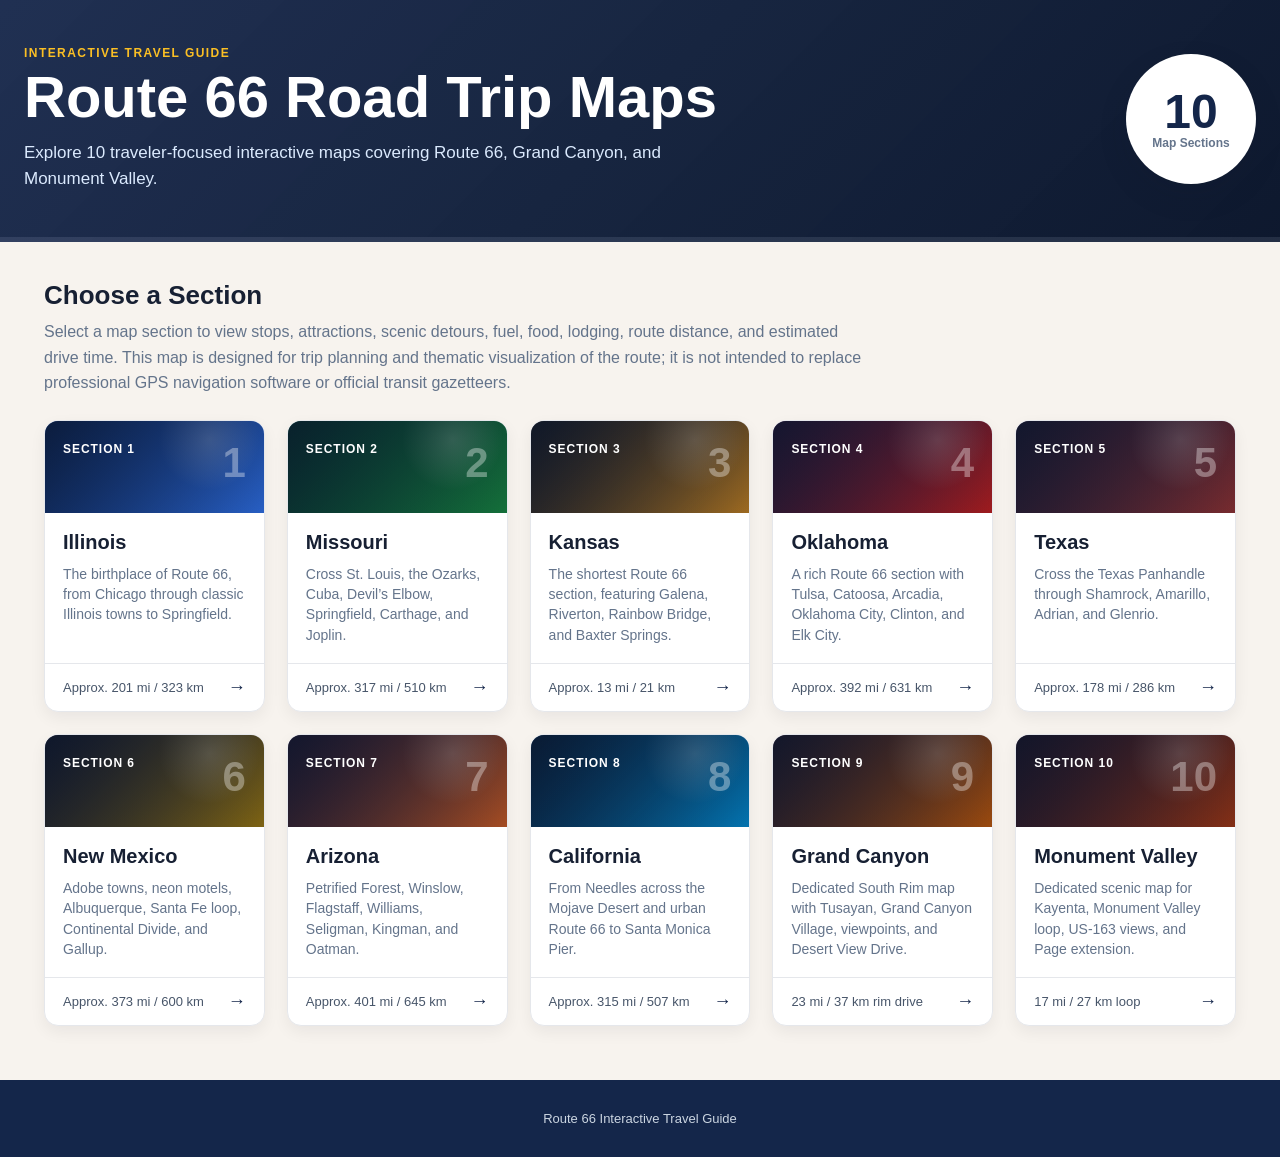
<file: index.html>
<!DOCTYPE html>
<html lang="en">
<head>
  <meta charset="UTF-8" />
  <meta name="viewport" content="width=device-width, initial-scale=1.0" />

  <title>Route 66 Interactive Travel Guide</title>

  <link rel="icon" type="image/png" href="shared/icons/favicon.png">

  <link rel="stylesheet" href="shared/common.css" />

</head>

<body data-page="home">

  <header class="site-header">
    <div class="header-inner">
      <div>
        <p class="eyebrow">Interactive Travel Guide</p>
        <h1>Route 66 Road Trip Maps</h1>
        <p class="header-text">
          Explore 10 traveler-focused interactive maps covering Route 66, Grand Canyon, and Monument Valley.
        </p>
      </div>

      <div class="header-badge">
        <span>10</span>
        <small>Map Sections</small>
      </div>
    </div>
  </header>

  <main class="landing-wrapper">

    <section class="intro-section">
      <h2>Choose a Section</h2>
      <p>
        Select a map section to view stops, attractions, scenic detours, fuel, food, lodging, route distance, and estimated drive time. This map is designed for trip planning and thematic visualization of the route; it is not intended to replace professional GPS navigation software or official transit gazetteers.
      </p>
    </section>

    <section class="section-grid" id="sectionGrid">
      <!-- Cards are generated from shared/common.js -->
    </section>

  </main>

  <footer class="site-footer">
    <p>Route 66 Interactive Travel Guide</p>
  </footer>

  <script src="shared/common.js"></script>
</body>
</html>
</file>
<file: shared/common.css>
:root {
  --navy: #14264a;
  --navy-dark: #0d1a33;
  --text: #172033;
  --muted: #64748b;
  --border: #e5e7eb;
  --bg: #f7f3ee;
  --card: #ffffff;
  --shadow: 0 12px 30px rgba(15, 23, 42, 0.12);
  --radius: 14px;
}

* {
  box-sizing: border-box;
}

html,
body {
  margin: 0;
  min-height: 100%;
  font-family: Arial, Helvetica, sans-serif;
  color: var(--text);
  background: var(--bg);
}

a {
  color: inherit;
  text-decoration: none;
}

/* Header */

.site-header {
  background:
    linear-gradient(135deg, rgba(20, 38, 74, 0.95), rgba(9, 20, 42, 0.98)),
    radial-gradient(circle at top right, rgba(255, 255, 255, 0.18), transparent 30%);
  color: #ffffff;
  padding: 46px 24px;
  border-bottom: 5px solid rgba(255, 255, 255, 0.08);
}

.header-inner {
  max-width: 1240px;
  margin: 0 auto;
  display: flex;
  justify-content: space-between;
  gap: 24px;
  align-items: center;
}

.eyebrow {
  margin: 0 0 8px 0;
  color: #fbbf24;
  text-transform: uppercase;
  letter-spacing: 0.12em;
  font-size: 12px;
  font-weight: 700;
}

.site-header h1 {
  margin: 0;
  font-size: clamp(32px, 5vw, 58px);
  line-height: 1;
}

.header-text {
  max-width: 720px;
  margin: 14px 0 0 0;
  color: #dbeafe;
  font-size: 17px;
  line-height: 1.5;
}

.header-badge {
  width: 130px;
  height: 130px;
  min-width: 130px;
  border-radius: 50%;
  background: #ffffff;
  color: var(--navy);
  display: flex;
  flex-direction: column;
  align-items: center;
  justify-content: center;
  box-shadow: var(--shadow);
}

.header-badge span {
  font-size: 48px;
  font-weight: 800;
  line-height: 1;
}

.header-badge small {
  font-size: 12px;
  font-weight: 700;
  color: var(--muted);
}

/* Landing */

.landing-wrapper {
  max-width: 1240px;
  margin: 0 auto;
  padding: 38px 24px 54px 24px;
}

.intro-section {
  margin-bottom: 24px;
}

.intro-section h2 {
  margin: 0 0 8px 0;
  font-size: 26px;
}

.intro-section p {
  margin: 0;
  max-width: 820px;
  color: var(--muted);
  line-height: 1.6;
}

.section-grid {
  display: grid;
  grid-template-columns: repeat(5, minmax(180px, 1fr));
  gap: 22px;
}

/* Landing Cards */

.section-card {
  background: var(--card);
  border: 1px solid var(--border);
  border-radius: var(--radius);
  overflow: hidden;
  box-shadow: 0 6px 16px rgba(15, 23, 42, 0.06);
  min-height: 245px;
  display: flex;
  flex-direction: column;
  transition: transform 0.18s ease, box-shadow 0.18s ease, border-color 0.18s ease;
}

.section-card:hover {
  transform: translateY(-4px);
  box-shadow: var(--shadow);
  border-color: rgba(20, 38, 74, 0.25);
}

.card-top {
  position: relative;
  min-height: 92px;
  padding: 18px;
  color: #ffffff;
  overflow: hidden;
}

.card-top::after {
  content: "";
  position: absolute;
  inset: 0;
  background:
    linear-gradient(135deg, rgba(10, 20, 40, 0.78), rgba(10, 20, 40, 0.15)),
    radial-gradient(circle at 75% 20%, rgba(255, 255, 255, 0.26), transparent 28%);
}

.section-label,
.section-number {
  position: relative;
  z-index: 1;
}

.section-label {
  text-transform: uppercase;
  font-size: 12px;
  letter-spacing: 0.08em;
  font-weight: 800;
}

.section-number {
  position: absolute;
  right: 18px;
  top: 18px;
  font-size: 42px;
  font-weight: 900;
  opacity: 0.35;
}

.card-body {
  padding: 18px;
  flex: 1;
}

.card-body h3 {
  margin: 0 0 10px 0;
  font-size: 20px;
}

.card-body p {
  margin: 0;
  color: var(--muted);
  font-size: 14px;
  line-height: 1.45;
}

.card-footer {
  border-top: 1px solid var(--border);
  padding: 13px 18px;
  display: flex;
  justify-content: space-between;
  align-items: center;
  color: #475569;
  font-size: 13px;
}

.card-footer strong {
  color: var(--navy);
  font-size: 18px;
}

/* Card color themes */

.blue .card-top {
  background: linear-gradient(135deg, #123c8c, #2d6cdf);
}

.green .card-top {
  background: linear-gradient(135deg, #064e3b, #16803d);
}

.amber .card-top {
  background: linear-gradient(135deg, #27272a, #b7791f);
}

.red .card-top {
  background: linear-gradient(135deg, #3b1d48, #b91c1c);
}

.maroon .card-top {
  background: linear-gradient(135deg, #30213f, #8b2f2f);
}

.gold .card-top {
  background: linear-gradient(135deg, #202437, #92710f);
}

.orange .card-top {
  background: linear-gradient(135deg, #35213f, #c05621);
}

.cyan .card-top {
  background: linear-gradient(135deg, #08345f, #0284c7);
}

.canyon .card-top {
  background: linear-gradient(135deg, #332233, #b45309);
}

.valley .card-top {
  background: linear-gradient(135deg, #321b2f, #9a3412);
}

/* Shared Ribbon for Map Pages */

.section-ribbon {
  height: 52px;
  display: flex;
  gap: 10px;
  align-items: center;
  overflow-x: auto;
  background: #151515;
  padding: 8px 12px;
  border-bottom: 1px solid rgba(255, 255, 255, 0.08);
}

.section-ribbon a {
  color: #ffffff;
  background: #303030;
  padding: 9px 14px;
  border-radius: 6px;
  font-size: 13px;
  white-space: nowrap;
  transition: background 0.15s ease, transform 0.15s ease;
}

.section-ribbon a:hover {
  background: #2d6cdf;
}

.section-ribbon a.active {
  background: #ffffff;
  color: #111827;
  font-weight: 700;
}

/* Footer */

.site-footer {
  background: var(--navy);
  color: #cbd5e1;
  text-align: center;
  padding: 18px 24px;
  font-size: 13px;
}

/* Animation */

.fade-in-card {
  animation: cardFadeIn 0.35s ease both;
}

@keyframes cardFadeIn {
  from {
    opacity: 0;
    transform: translateY(8px);
  }

  to {
    opacity: 1;
    transform: translateY(0);
  }
}

/* Responsive */

@media (max-width: 1180px) {
  .section-grid {
    grid-template-columns: repeat(3, minmax(180px, 1fr));
  }
}

@media (max-width: 760px) {
  .site-header {
    padding: 34px 18px;
  }

  .header-inner {
    align-items: flex-start;
  }

  .header-badge {
    display: none;
  }

  .landing-wrapper {
    padding: 28px 16px 42px 16px;
  }

  .section-grid {
    grid-template-columns: 1fr;
    gap: 16px;
  }

  .section-card {
    min-height: auto;
  }

  .card-top {
    min-height: 78px;
  }

  .section-ribbon {
    height: 50px;
  }
}
</file>
